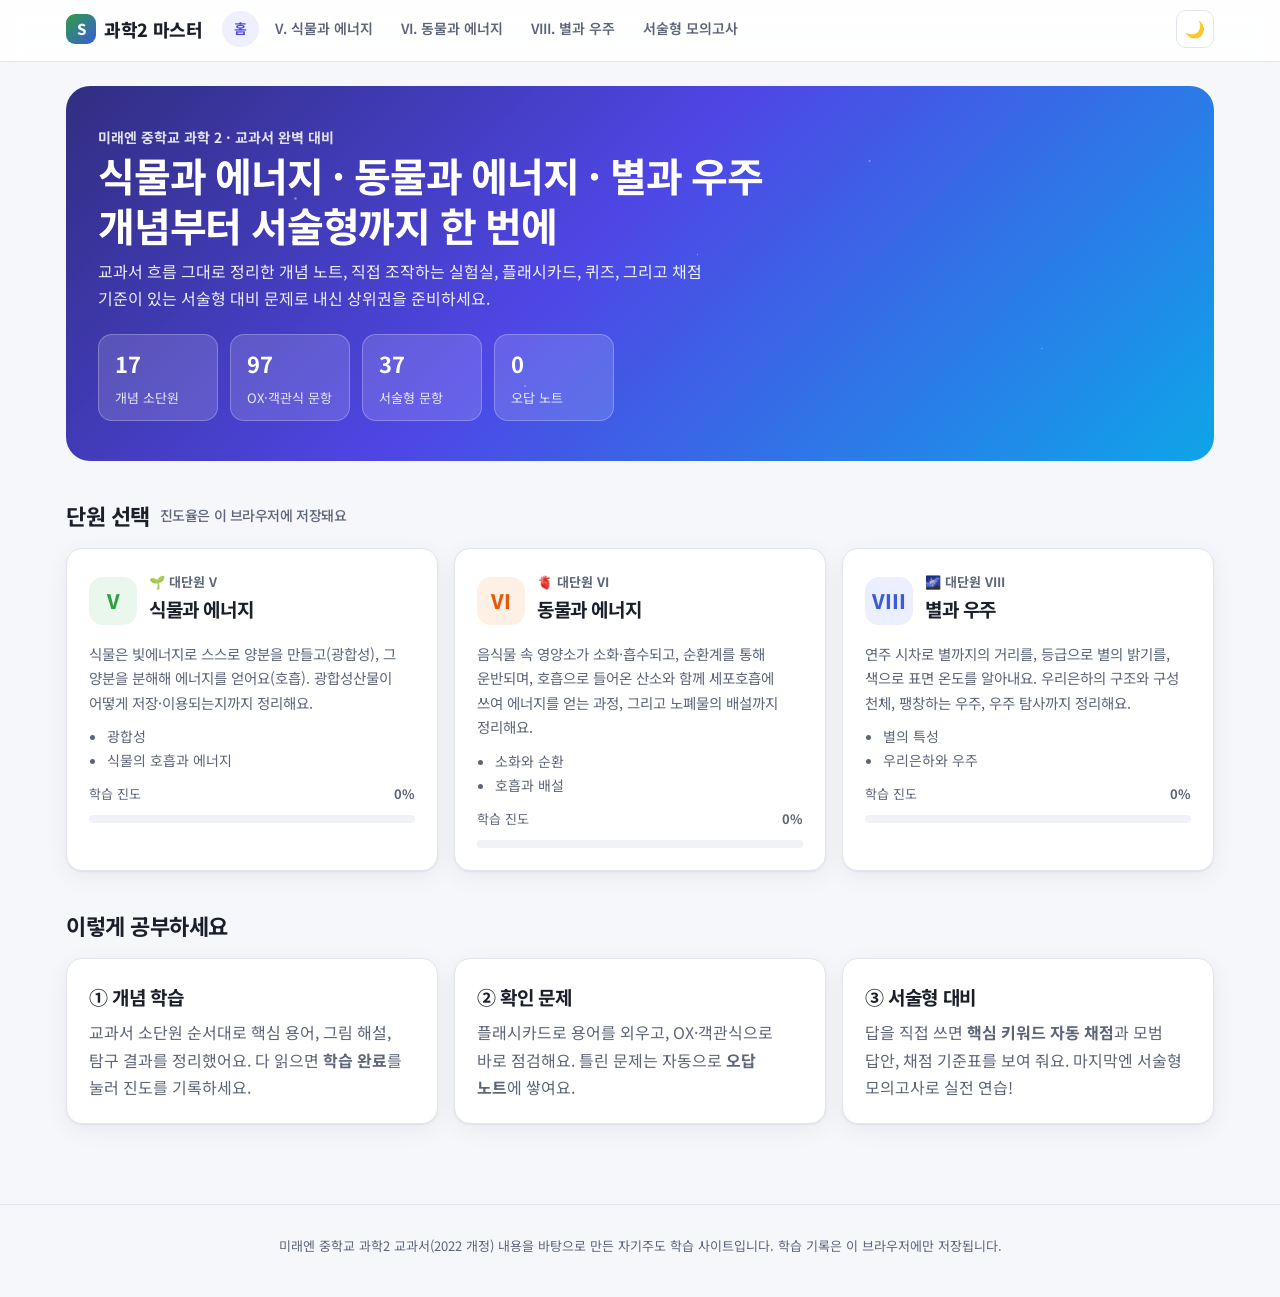
<file: index.html>
<!doctype html>
<html lang="ko">
<head>
<meta charset="utf-8">
<meta name="viewport" content="width=device-width, initial-scale=1">
<title>과학2 내신 마스터</title>
<link rel="preconnect" href="https://fonts.googleapis.com">
<link rel="stylesheet" href="https://fonts.googleapis.com/css2?family=Noto+Sans+KR:wght@400;500;700;900&display=swap">
<link rel="stylesheet" href="css/style.css">
</head>
<body data-page="home">
<header class="topbar">
  <div class="topbar-inner">
    <a class="logo" href="index.html#home"><span class="logo-mark">S</span>과학2 마스터</a>
    <nav class="nav" id="nav"></nav>
    <span class="spacer"></span>
    <button class="icon-btn" id="themeBtn" aria-label="다크 모드 전환">🌙</button>
  </div>
  <div class="progress-line"></div>
</header>
<main class="wrap" id="app"></main>
<footer class="footer">미래엔 중학교 과학2 교과서(2022 개정) 내용을 바탕으로 만든 자기주도 학습 사이트입니다. 학습 기록은 이 브라우저에만 저장됩니다.</footer>
<script src="js/unit5.js"></script>
<script src="js/unit6.js"></script>
<script src="js/unit8.js"></script>
<script src="js/app.js"></script>
</body>
</html>
</file>
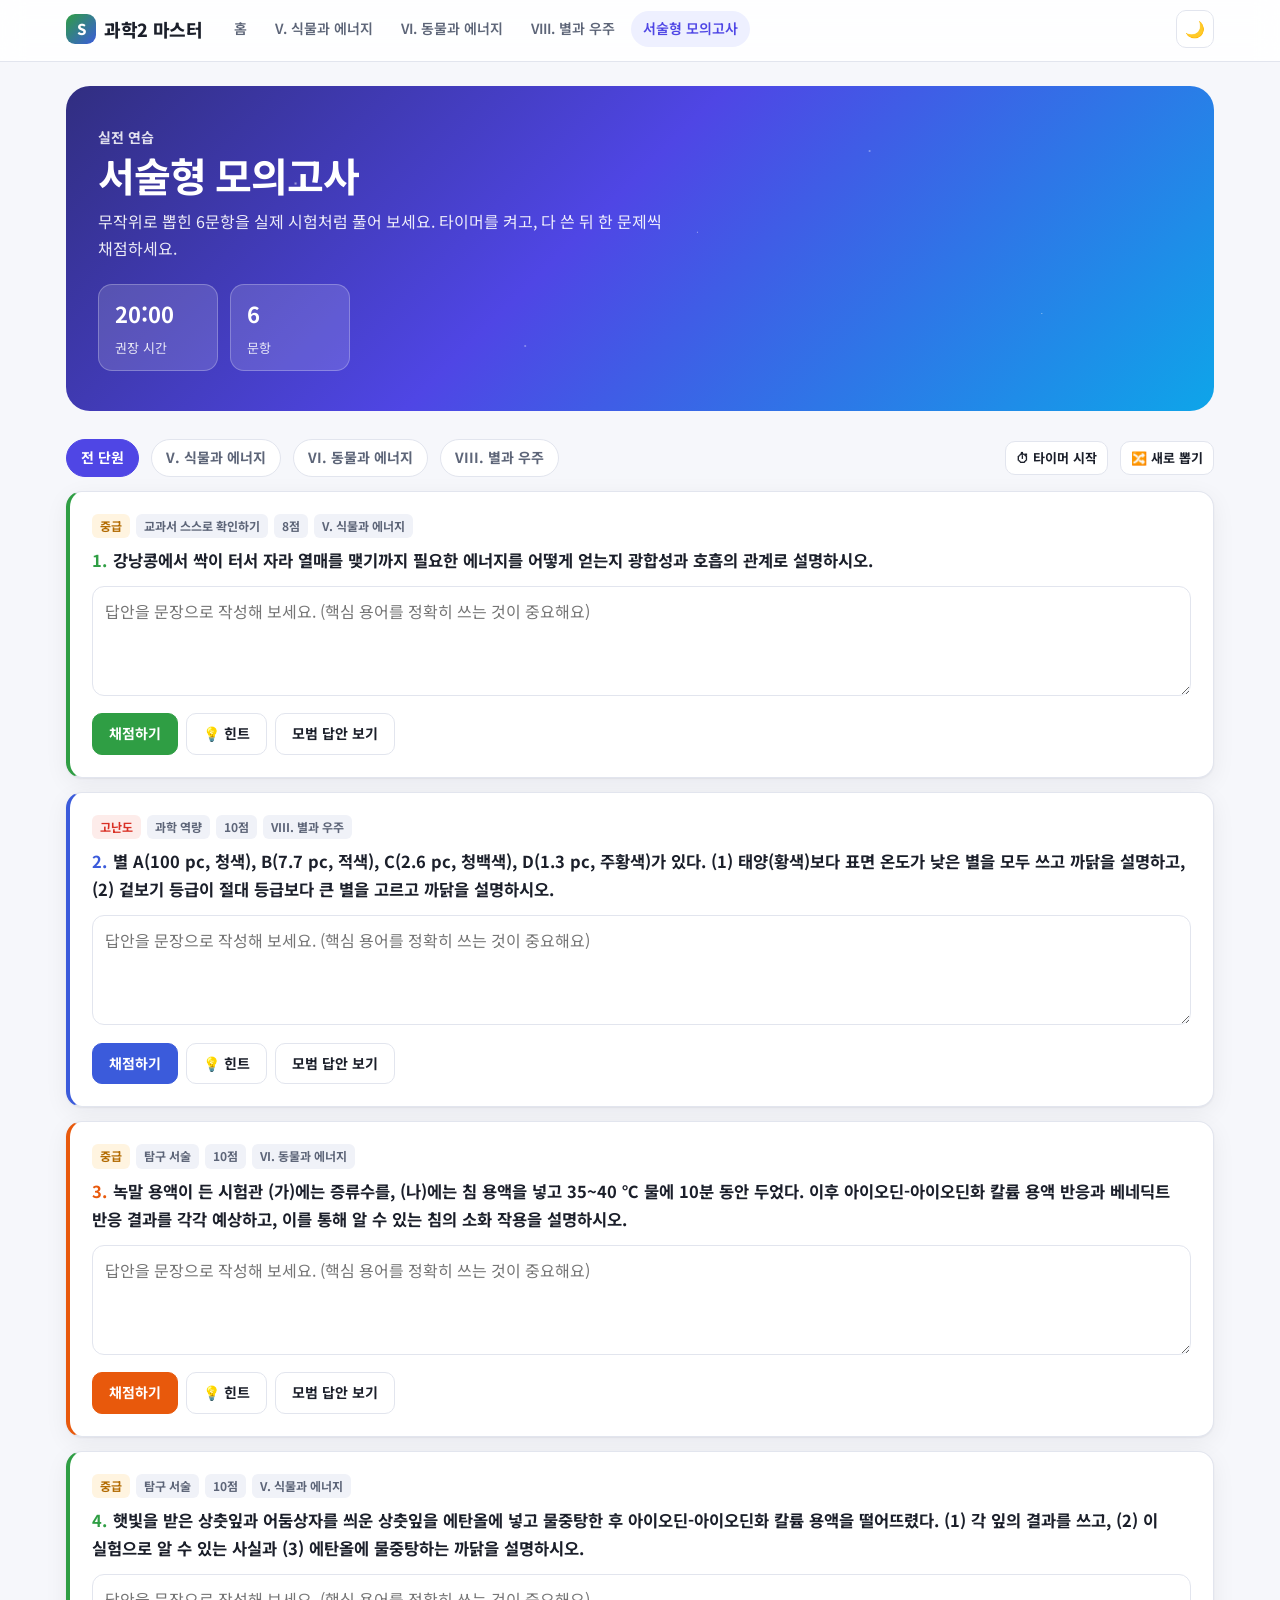
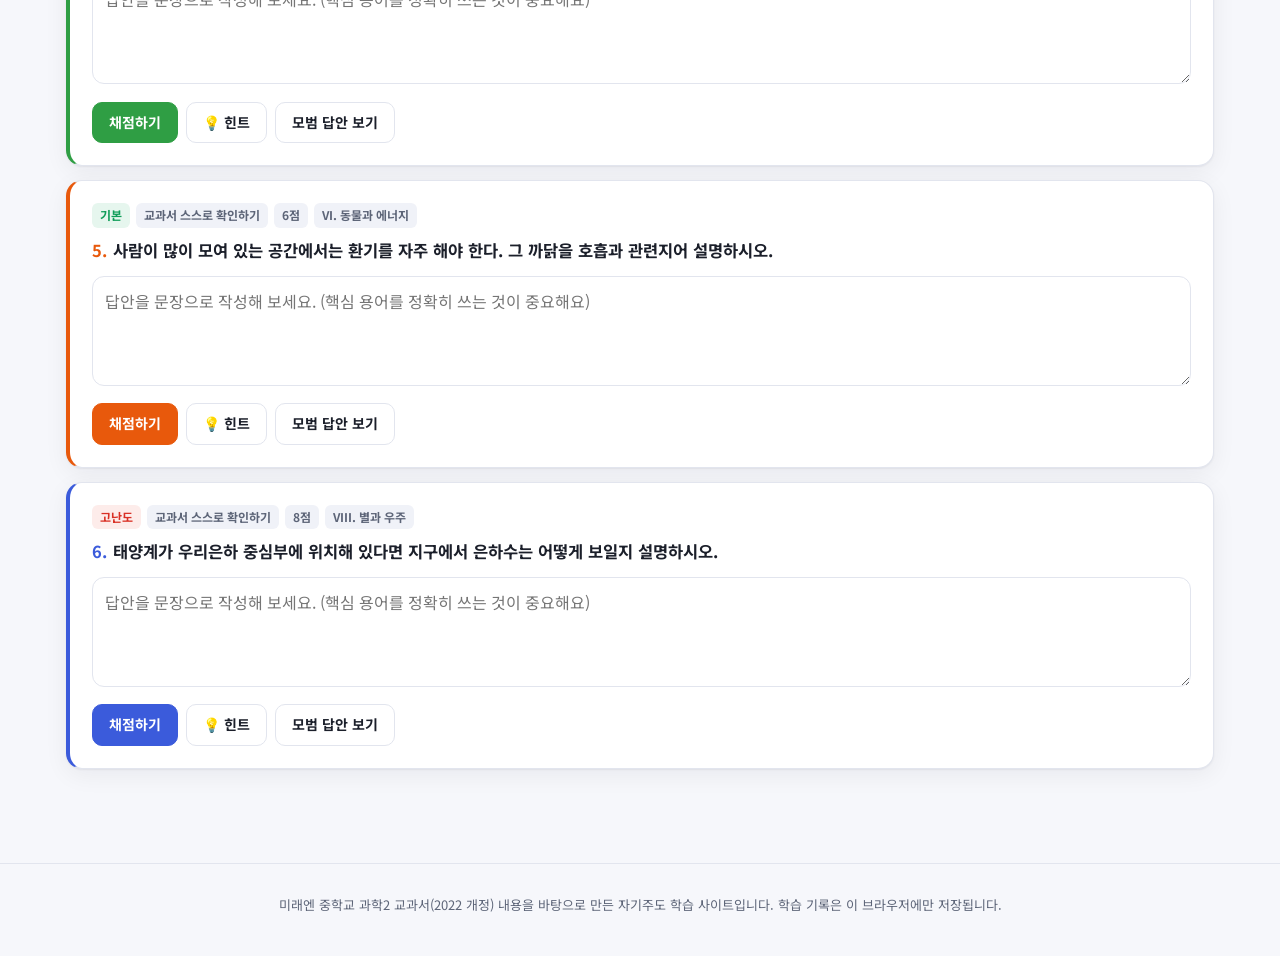
<file: exam.html>
<!doctype html>
<html lang="ko">
<head>
<meta charset="utf-8">
<meta name="viewport" content="width=device-width, initial-scale=1">
<title>과학2 내신 마스터</title>
<link rel="preconnect" href="https://fonts.googleapis.com">
<link rel="stylesheet" href="https://fonts.googleapis.com/css2?family=Noto+Sans+KR:wght@400;500;700;900&display=swap">
<link rel="stylesheet" href="css/style.css">
</head>
<body data-page="exam">
<header class="topbar">
  <div class="topbar-inner">
    <a class="logo" href="index.html#home"><span class="logo-mark">S</span>과학2 마스터</a>
    <nav class="nav" id="nav"></nav>
    <span class="spacer"></span>
    <button class="icon-btn" id="themeBtn" aria-label="다크 모드 전환">🌙</button>
  </div>
  <div class="progress-line"></div>
</header>
<main class="wrap" id="app"></main>
<footer class="footer">미래엔 중학교 과학2 교과서(2022 개정) 내용을 바탕으로 만든 자기주도 학습 사이트입니다. 학습 기록은 이 브라우저에만 저장됩니다.</footer>
<script src="js/unit5.js"></script>
<script src="js/unit6.js"></script>
<script src="js/unit8.js"></script>
<script src="js/app.js"></script>
</body>
</html>
</file>
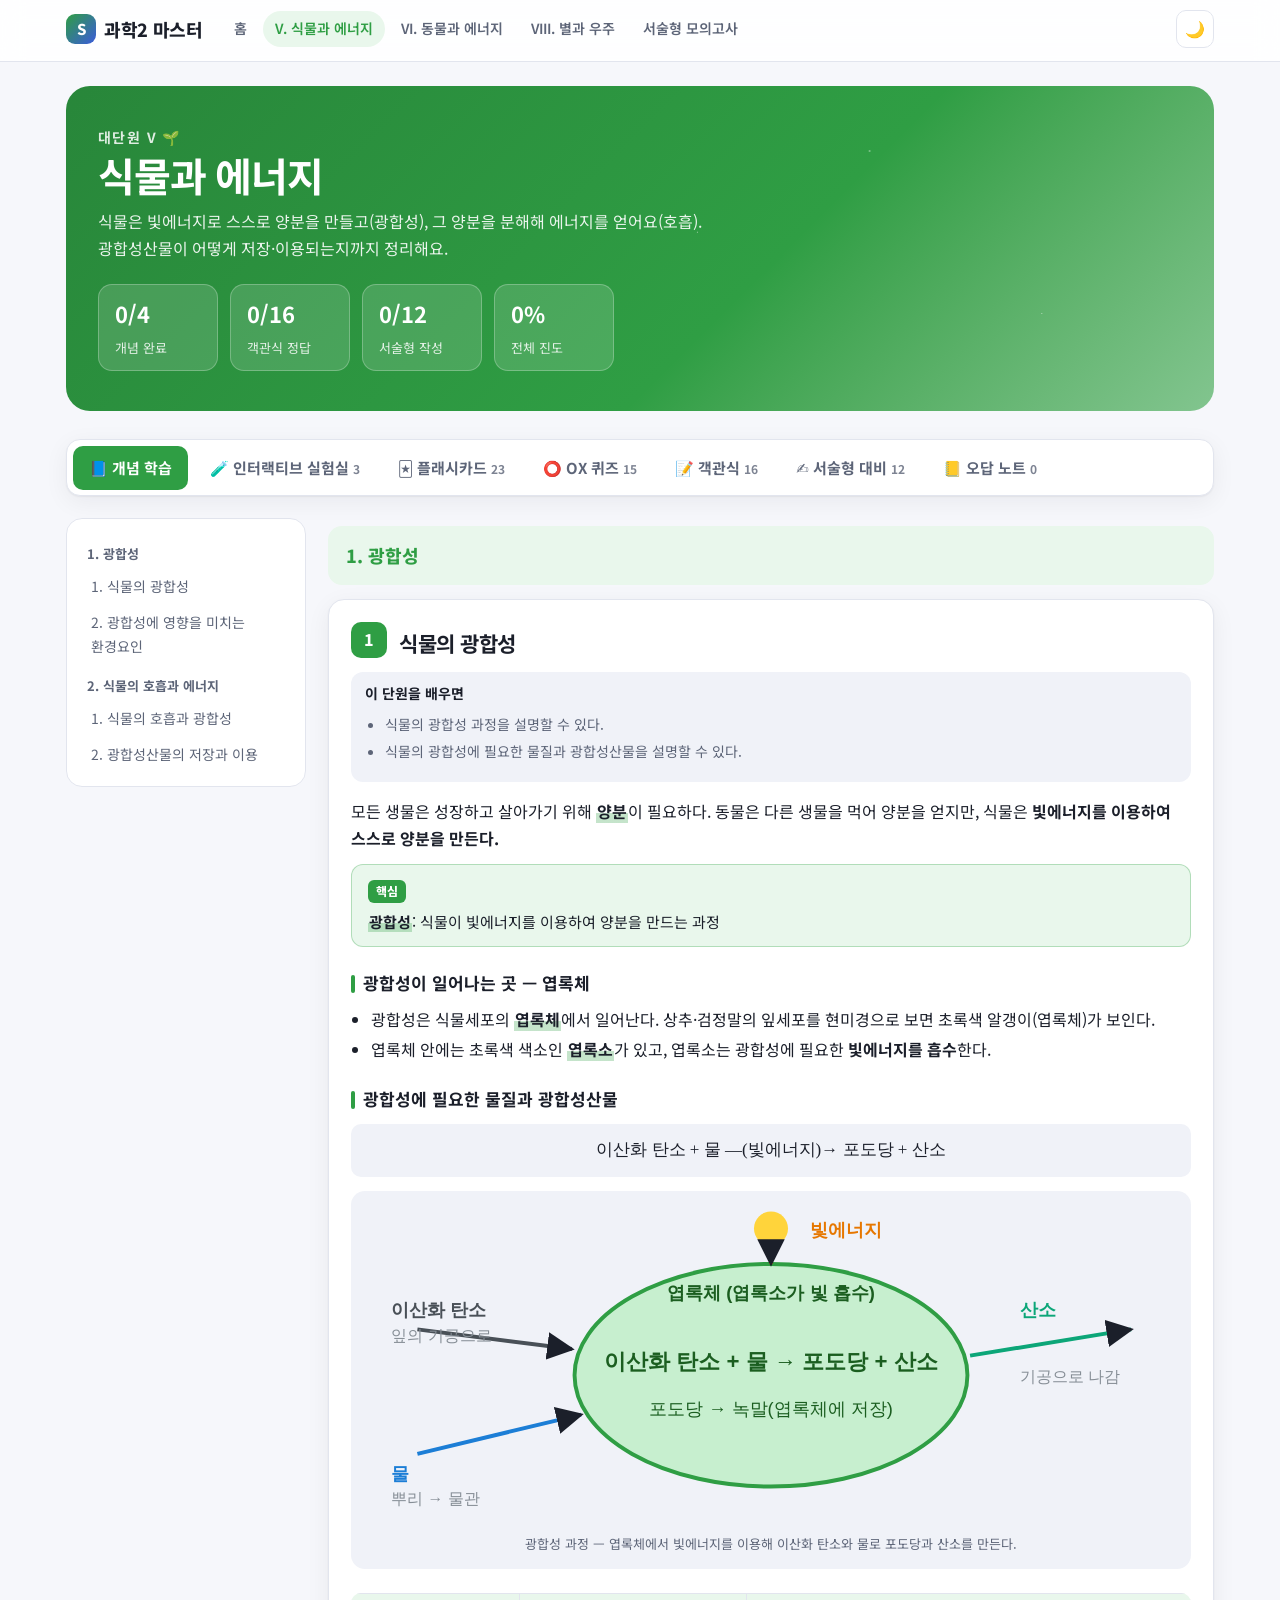
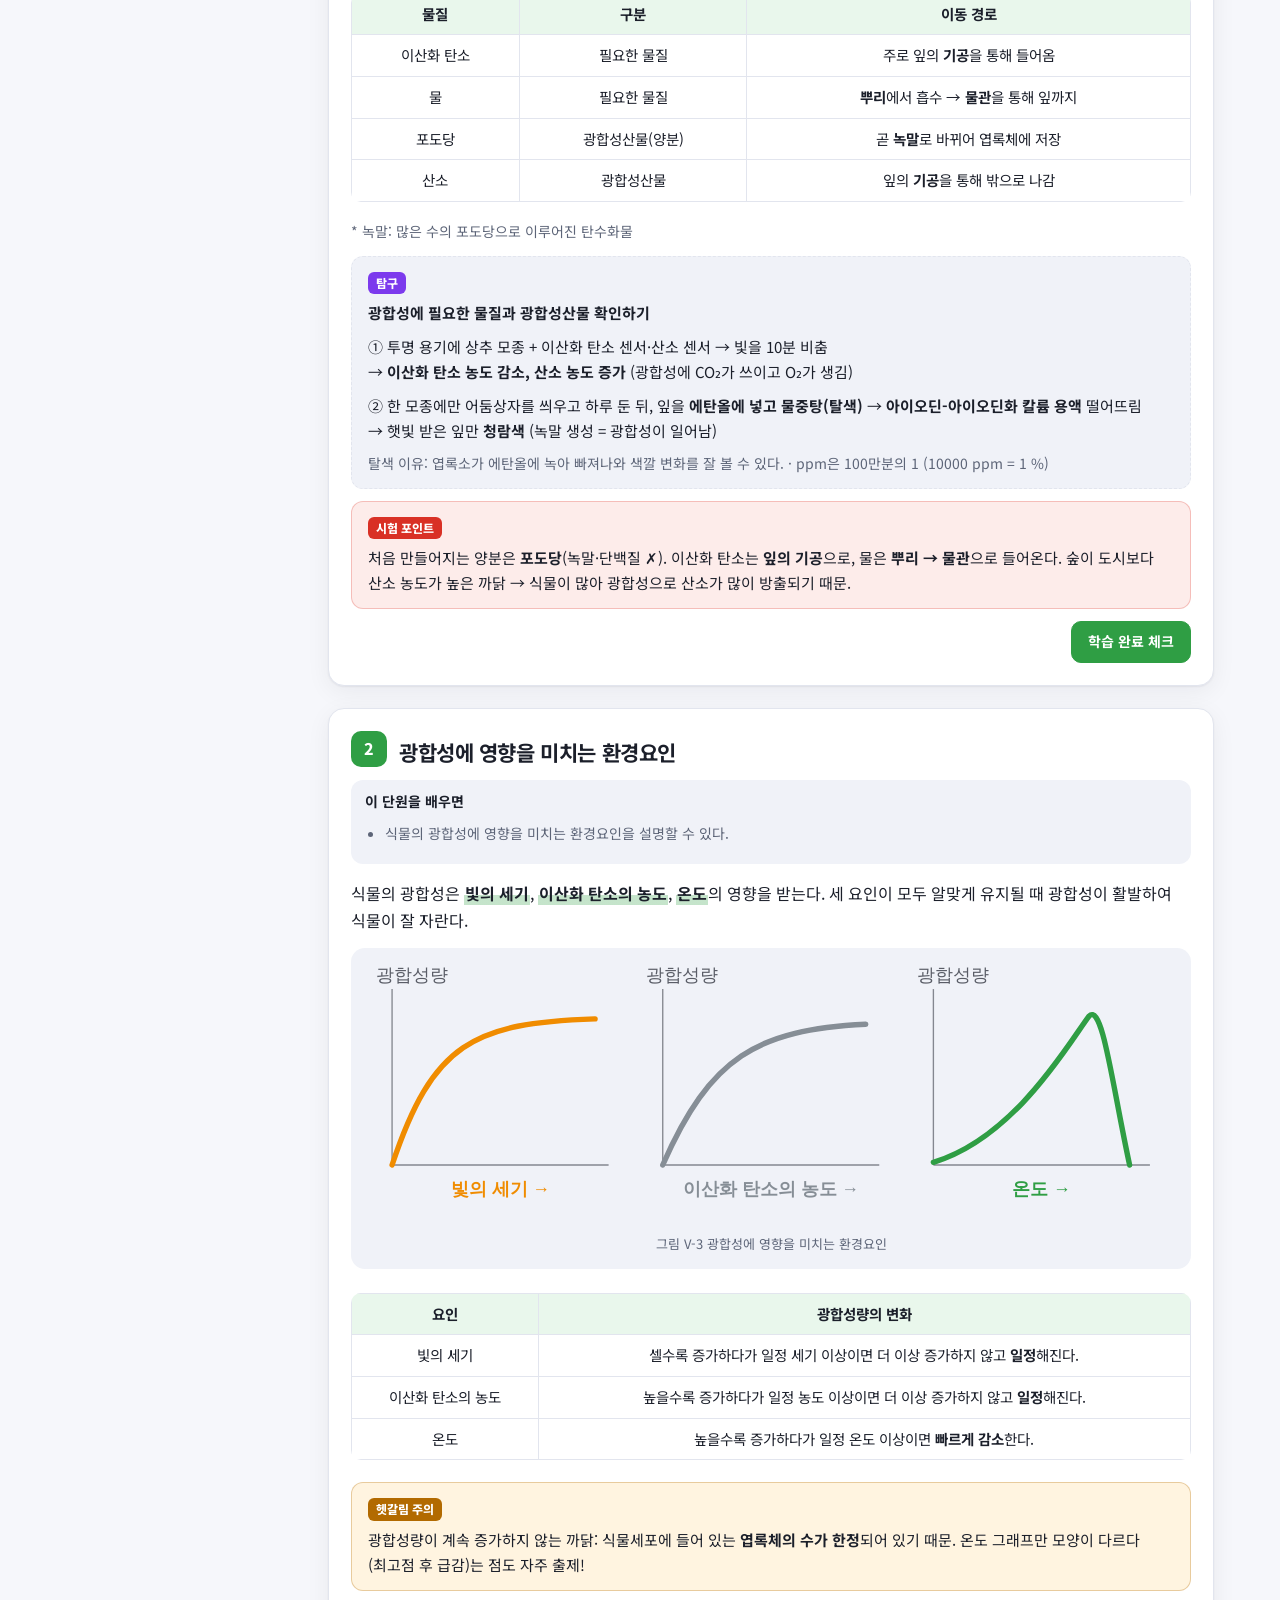
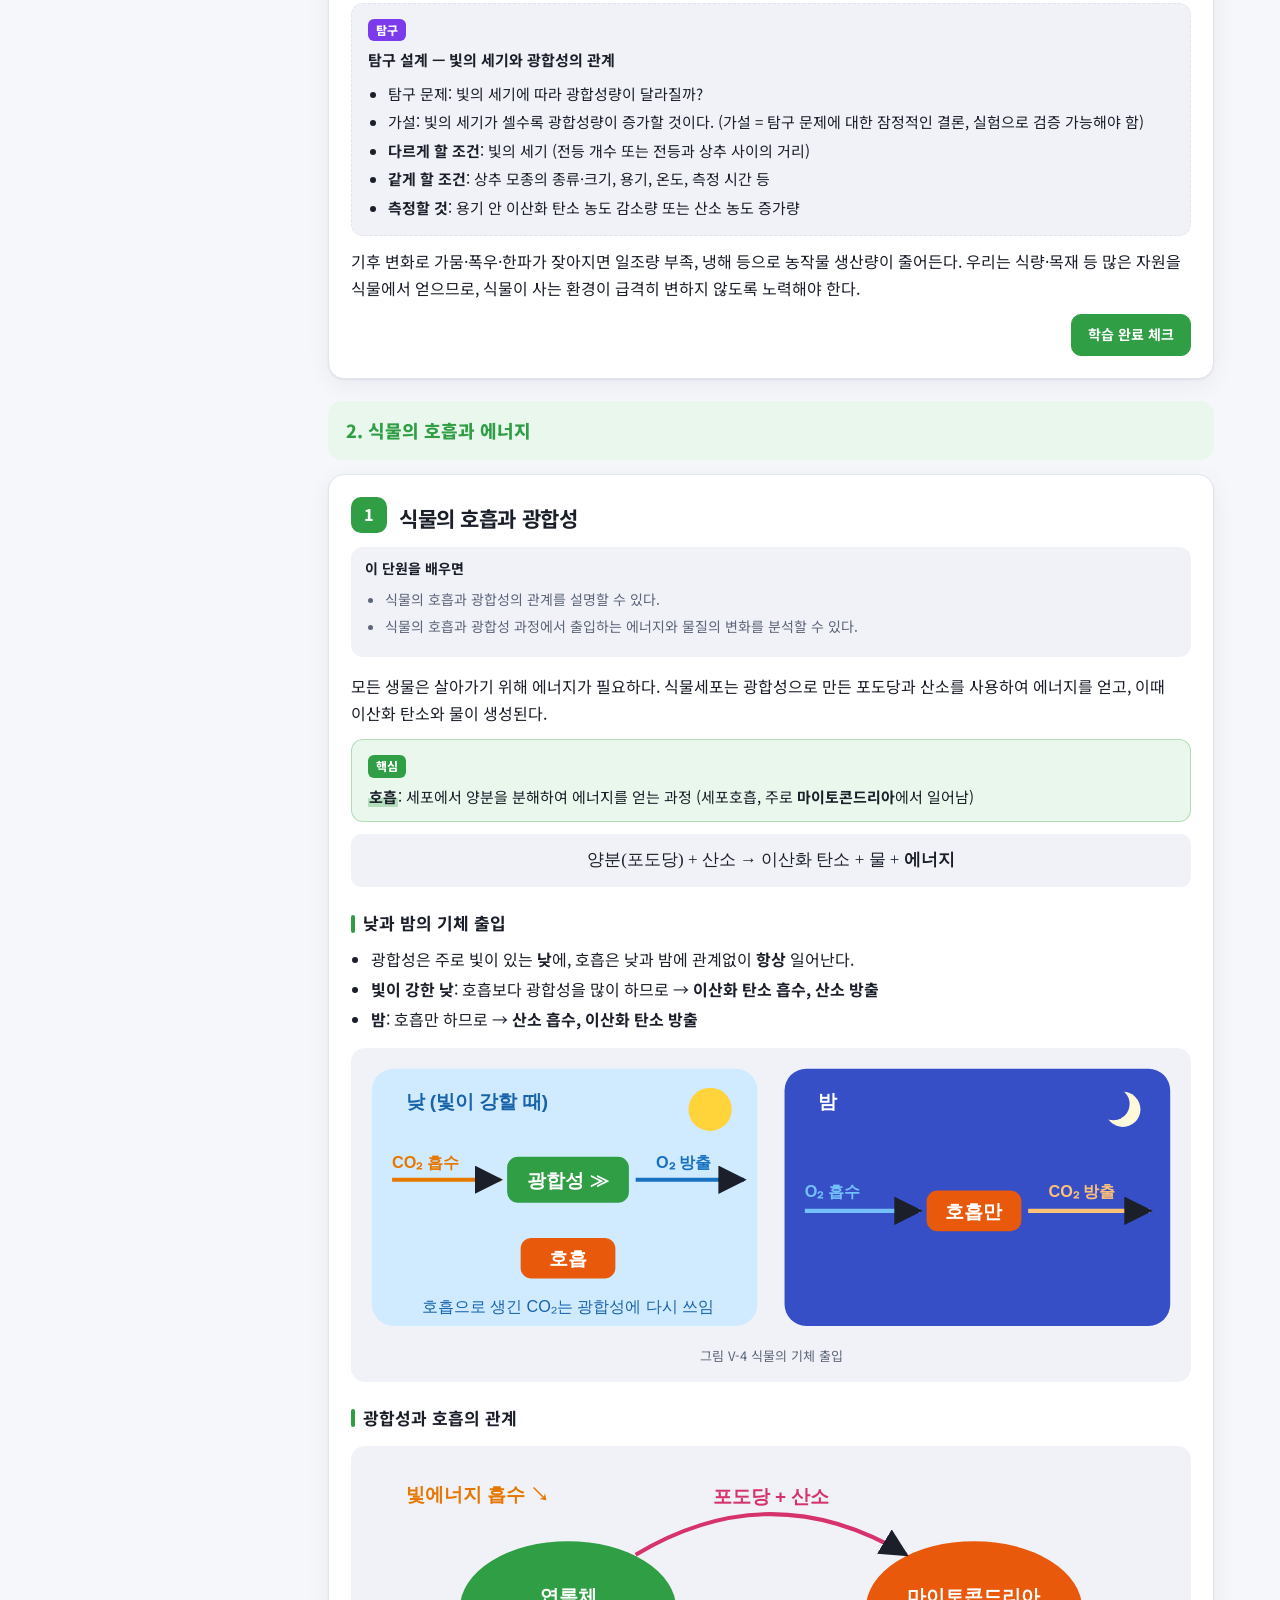
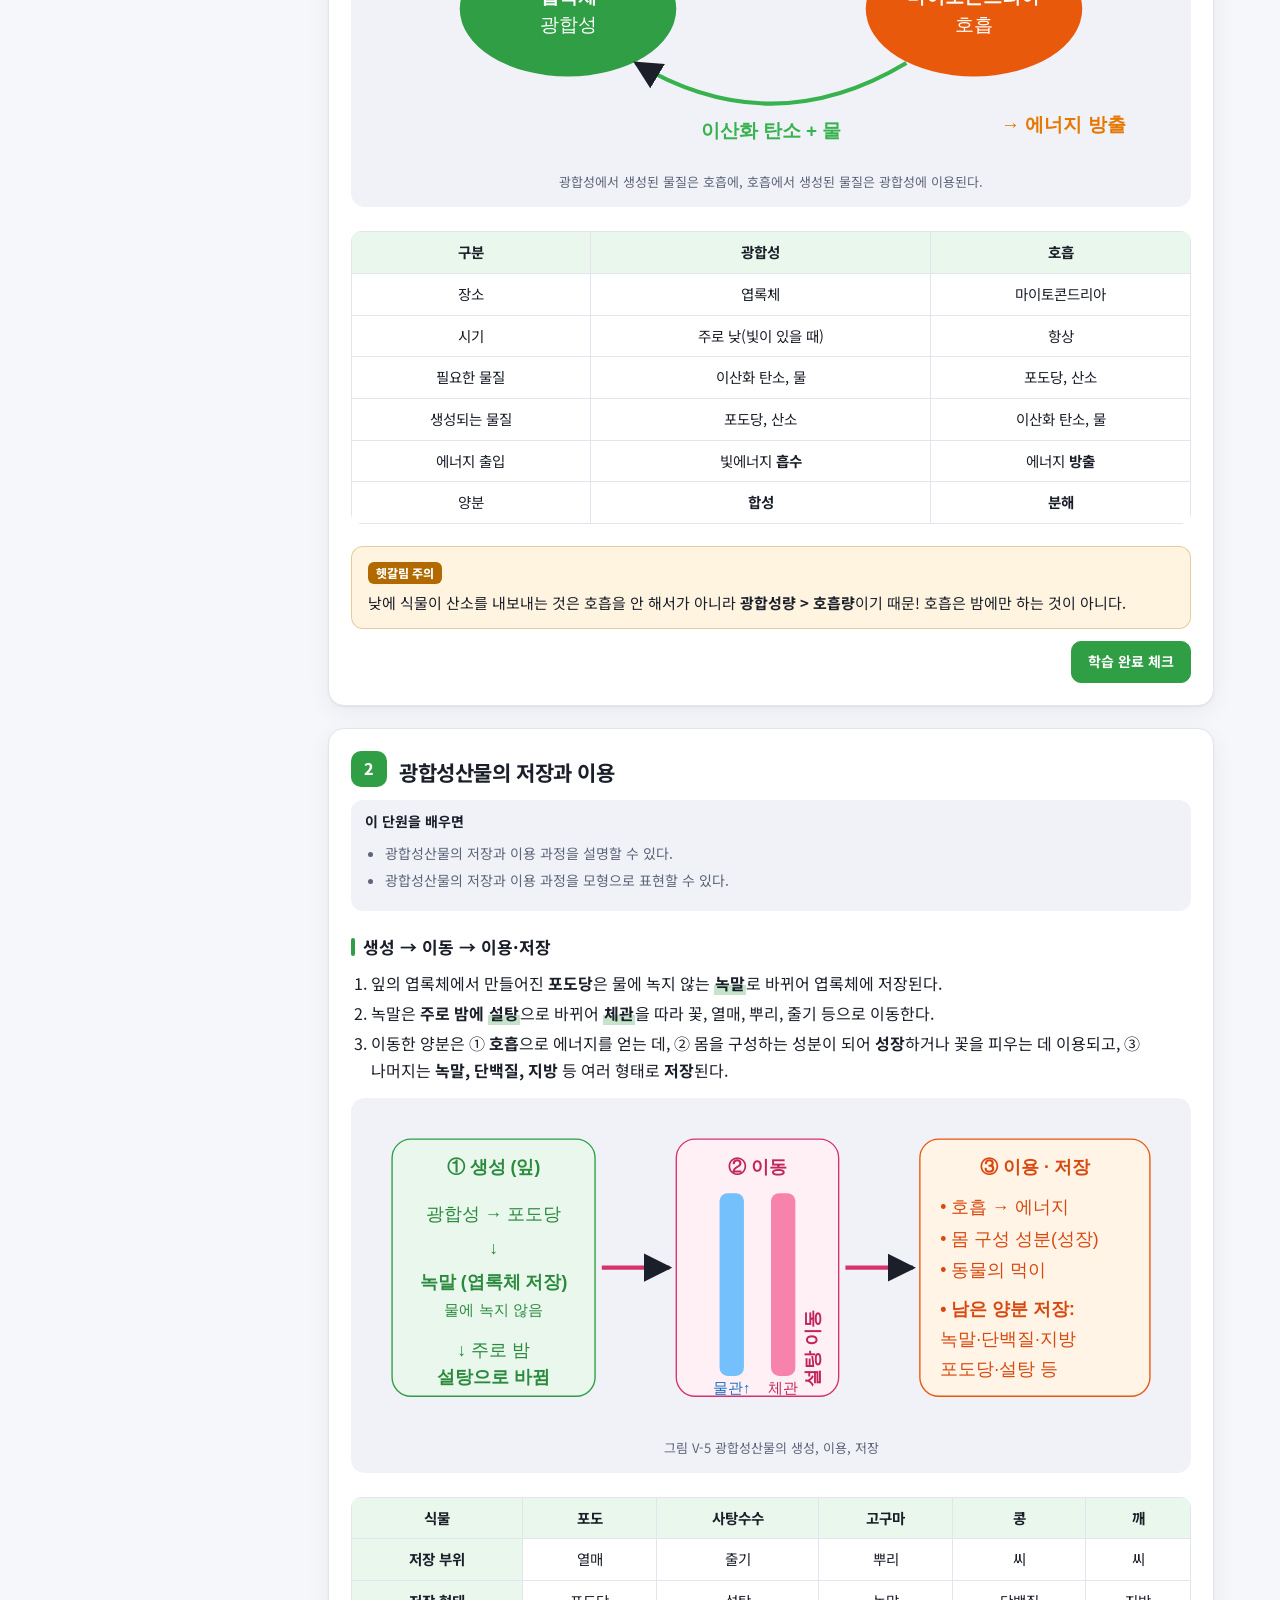
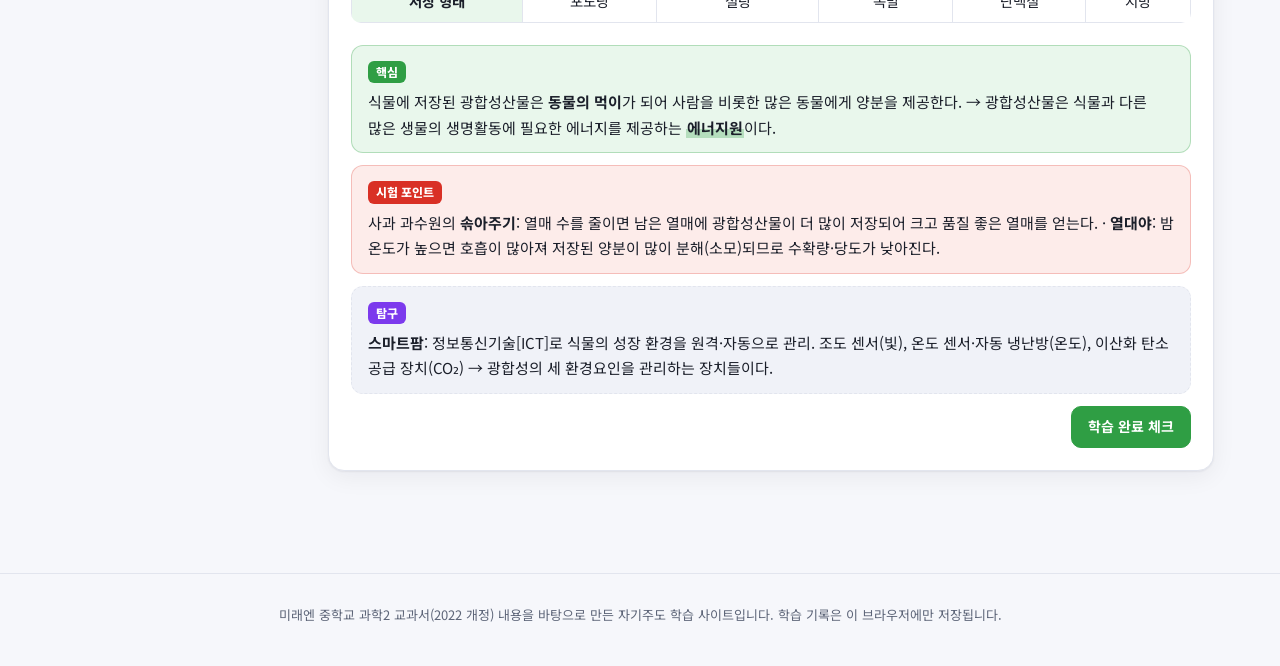
<file: unit.html>
<!doctype html>
<html lang="ko">
<head>
<meta charset="utf-8">
<meta name="viewport" content="width=device-width, initial-scale=1">
<title>과학2 내신 마스터</title>
<link rel="preconnect" href="https://fonts.googleapis.com">
<link rel="stylesheet" href="https://fonts.googleapis.com/css2?family=Noto+Sans+KR:wght@400;500;700;900&display=swap">
<link rel="stylesheet" href="css/style.css">
</head>
<body data-page="unit">
<header class="topbar">
  <div class="topbar-inner">
    <a class="logo" href="index.html#home"><span class="logo-mark">S</span>과학2 마스터</a>
    <nav class="nav" id="nav"></nav>
    <span class="spacer"></span>
    <button class="icon-btn" id="themeBtn" aria-label="다크 모드 전환">🌙</button>
  </div>
  <div class="progress-line"></div>
</header>
<main class="wrap" id="app"></main>
<footer class="footer">미래엔 중학교 과학2 교과서(2022 개정) 내용을 바탕으로 만든 자기주도 학습 사이트입니다. 학습 기록은 이 브라우저에만 저장됩니다.</footer>
<script src="js/unit5.js"></script>
<script src="js/unit6.js"></script>
<script src="js/unit8.js"></script>
<script src="js/app.js"></script>
</body>
</html>
</file>
<file: css/style.css>
:root {
  --bg: #f6f7fb;
  --surface: #ffffff;
  --surface-2: #f0f2f8;
  --text: #1b1f2a;
  --muted: #5d6578;
  --line: #e2e5ee;
  --brand: #4f46e5;
  --brand-soft: #eef0ff;
  --ok: #0f9d58;
  --ok-soft: #e6f6ee;
  --bad: #d93025;
  --bad-soft: #fdecea;
  --warn: #b26a00;
  --warn-soft: #fff4e0;
  --u5: #2f9e44;
  --u5-soft: #e9f7ec;
  --u6: #e8590c;
  --u6-soft: #fff0e6;
  --u8: #3b5bdb;
  --u8-soft: #ebefff;
  --accent: var(--brand);
  --accent-soft: var(--brand-soft);
  --radius: 16px;
  --shadow: 0 1px 2px rgba(20, 24, 40, .06), 0 6px 24px rgba(20, 24, 40, .06);
  --font: "Noto Sans KR", "Pretendard", system-ui, -apple-system, "Segoe UI", sans-serif;
}
@media (prefers-color-scheme: dark) {
  :root:not([data-theme="light"]) {
    --bg: #0f1218;
  --surface: #171b24;
  --surface-2: #1f2430;
  --text: #e8ebf2;
  --muted: #9aa3b5;
  --line: #2a3040;
  --brand: #8b85ff;
  --brand-soft: #24224a;
  --ok: #4ad68a;
  --ok-soft: #12301f;
  --bad: #ff7b72;
  --bad-soft: #3a1714;
  --warn: #ffb547;
  --warn-soft: #3a2a10;
  --u5: #5fd17a;
  --u5-soft: #15301c;
  --u6: #ff9b5c;
  --u6-soft: #3a2010;
  --u8: #7d97ff;
  --u8-soft: #1a2248;
  --shadow: 0 1px 2px rgba(0, 0, 0, .3), 0 6px 24px rgba(0, 0, 0, .25);
    color-scheme: dark;
  }
}
:root[data-theme="dark"] {
  --bg: #0f1218;
  --surface: #171b24;
  --surface-2: #1f2430;
  --text: #e8ebf2;
  --muted: #9aa3b5;
  --line: #2a3040;
  --brand: #8b85ff;
  --brand-soft: #24224a;
  --ok: #4ad68a;
  --ok-soft: #12301f;
  --bad: #ff7b72;
  --bad-soft: #3a1714;
  --warn: #ffb547;
  --warn-soft: #3a2a10;
  --u5: #5fd17a;
  --u5-soft: #15301c;
  --u6: #ff9b5c;
  --u6-soft: #3a2010;
  --u8: #7d97ff;
  --u8-soft: #1a2248;
  --shadow: 0 1px 2px rgba(0, 0, 0, .3), 0 6px 24px rgba(0, 0, 0, .25);
  color-scheme: dark;
}
* { box-sizing: border-box; }
html { scroll-behavior: smooth; }
body {
  margin: 0; background: var(--bg); color: var(--text);
  font-family: var(--font); line-height: 1.7; font-size: 16px;
  -webkit-font-smoothing: antialiased; word-break: keep-all;
}
a { color: inherit; }
button { font: inherit; color: inherit; cursor: pointer; }
input, textarea, select { font: inherit; color: inherit; }
.u5 { --accent: var(--u5); --accent-soft: var(--u5-soft); }
.u6 { --accent: var(--u6); --accent-soft: var(--u6-soft); }
.u8 { --accent: var(--u8); --accent-soft: var(--u8-soft); }

/* ---------- top bar ---------- */
.topbar {
  position: sticky; top: env(safe-area-inset-top, 0px); z-index: 50;
  background: color-mix(in srgb, var(--surface) 88%, transparent);
  backdrop-filter: blur(12px); border-bottom: 1px solid var(--line);
}
.topbar-inner { max-width: 1180px; margin: 0 auto; padding-block: 10px; padding-left: max(16px, env(safe-area-inset-left, 0px)); padding-right: max(16px, env(safe-area-inset-right, 0px)); display: flex; align-items: center; gap: 12px; }
.logo { display: flex; align-items: center; gap: 8px; font-weight: 800; text-decoration: none; font-size: 18px; letter-spacing: -.02em; }
.logo-mark { width: 30px; height: 30px; border-radius: 9px; background: linear-gradient(135deg, var(--u5), var(--u8)); display: grid; place-items: center; color: #fff; font-size: 15px; }
.nav { display: flex; gap: 4px; margin-left: 8px; overflow-x: auto; scrollbar-width: none; }
.nav a { text-decoration: none; padding: 6px 12px; border-radius: 999px; font-size: 14px; color: var(--muted); white-space: nowrap; font-weight: 600; }
.nav a:hover { background: var(--surface-2); color: var(--text); }
.nav a.active { background: var(--accent-soft); color: var(--accent); }
.spacer { flex: 1; }
.icon-btn { border: 1px solid var(--line); background: var(--surface); border-radius: 10px; width: 38px; height: 38px; display: grid; place-items: center; flex: none; }
.icon-btn:hover { background: var(--surface-2); }
.progress-line { height: 3px; background: var(--accent); width: 0; transition: width .2s; }

/* ---------- layout ---------- */
.wrap { max-width: 1180px; margin: 0 auto; padding-block: 24px 80px; padding-left: max(16px, env(safe-area-inset-left, 0px)); padding-right: max(16px, env(safe-area-inset-right, 0px)); }
body::before { content: ""; position: fixed; inset: 0 0 auto; height: env(safe-area-inset-top, 0px); z-index: 60; background: var(--surface); }
.lab-controls, .lab-svg, .concept-layout > div, .q-card { min-width: 0; }
.hero {
  border-radius: 24px; padding: 40px 32px; margin-bottom: 28px; color: #fff; position: relative; overflow: hidden;
  background: linear-gradient(135deg, #312e81 0%, #4f46e5 45%, #0ea5e9 100%);
}
.hero h1 { margin: 0 0 8px; font-size: clamp(26px, 4vw, 40px); letter-spacing: -.03em; line-height: 1.25; }
.hero p { margin: 0; opacity: .9; max-width: 640px; }
.hero .stars { position: absolute; inset: 0; pointer-events: none; opacity: .5;
  background-image: radial-gradient(2px 2px at 20% 30%, #fff, transparent), radial-gradient(1.5px 1.5px at 70% 20%, #fff, transparent), radial-gradient(1px 1px at 85% 70%, #fff, transparent), radial-gradient(1.5px 1.5px at 40% 80%, #fff, transparent), radial-gradient(1px 1px at 55% 45%, #fff, transparent); }
.hero-stats { display: flex; gap: 12px; margin-top: 22px; flex-wrap: wrap; }
.hero-stat { background: rgba(255,255,255,.14); border: 1px solid rgba(255,255,255,.25); border-radius: 14px; padding: 10px 16px; min-width: 120px; }
.hero-stat b { display: block; font-size: 22px; }
.hero-stat span { font-size: 13px; opacity: .85; }
.unit-hero { background: linear-gradient(135deg, color-mix(in srgb, var(--accent) 85%, #000) 0%, var(--accent) 60%, color-mix(in srgb, var(--accent) 60%, #fff) 100%); }
.unit-hero .roman { font-size: 14px; font-weight: 700; letter-spacing: .1em; opacity: .85; }

.grid { display: grid; gap: 16px; }
.grid-3 { grid-template-columns: repeat(auto-fit, minmax(280px, 1fr)); }
.grid-2 { grid-template-columns: repeat(auto-fit, minmax(320px, 1fr)); }
.card { background: var(--surface); border: 1px solid var(--line); border-radius: var(--radius); box-shadow: var(--shadow); padding: 22px; }
.card h3 { margin: 0 0 6px; font-size: 19px; letter-spacing: -.02em; }
.unit-card { text-decoration: none; display: flex; flex-direction: column; gap: 10px; position: relative; overflow: hidden; transition: transform .15s, box-shadow .15s; }
.unit-card:hover { transform: translateY(-3px); }
.unit-card .badge-roman { width: 48px; height: 48px; border-radius: 14px; background: var(--accent-soft); color: var(--accent); display: grid; place-items: center; font-weight: 800; font-size: 20px; }
.unit-card ul { margin: 0; padding-left: 18px; color: var(--muted); font-size: 14px; }
.meter { height: 8px; background: var(--surface-2); border-radius: 99px; overflow: hidden; }
.meter > i { display: block; height: 100%; background: var(--accent); border-radius: 99px; transition: width .4s; }
.meter-label { display: flex; justify-content: space-between; font-size: 13px; color: var(--muted); }
.section-title { display: flex; align-items: center; gap: 10px; margin: 36px 0 14px; font-size: 22px; letter-spacing: -.02em; }
.section-title small { font-size: 14px; color: var(--muted); font-weight: 500; }

/* ---------- tabs ---------- */
.tabs { display: flex; gap: 6px; padding: 6px; background: var(--surface); border: 1px solid var(--line); border-radius: 14px; margin: 0 0 22px; overflow-x: auto; position: sticky; top: 62px; z-index: 20; box-shadow: var(--shadow); scrollbar-width: none; }
.tab { border: 0; background: transparent; padding: 9px 16px; border-radius: 10px; font-weight: 700; font-size: 15px; color: var(--muted); white-space: nowrap; }
.tab:hover { background: var(--surface-2); }
.tab.active { background: var(--accent); color: #fff; }
.tab .count { font-size: 12px; opacity: .8; margin-left: 4px; }

/* ---------- concept ---------- */
.concept-layout { display: grid; grid-template-columns: 240px 1fr; gap: 22px; align-items: start; }
.toc { position: sticky; top: 130px; background: var(--surface); border: 1px solid var(--line); border-radius: var(--radius); padding: 14px; font-size: 14px; max-height: calc(100vh - 150px); overflow: auto; }
.toc h4 { margin: 10px 6px 4px; font-size: 13px; color: var(--muted); }
.toc a { display: block; text-decoration: none; padding: 6px 10px; border-radius: 8px; color: var(--muted); }
.toc a:hover { background: var(--surface-2); color: var(--text); }
.toc a.done::after { content: " ✓"; color: var(--ok); font-weight: 700; }
.chapter-head { margin: 8px 0 14px; padding: 14px 18px; border-radius: 14px; background: var(--accent-soft); color: var(--accent); font-weight: 800; font-size: 18px; }
.lesson { margin-bottom: 22px; scroll-margin-top: 140px; }
.lesson-head { display: flex; align-items: flex-start; gap: 12px; margin-bottom: 10px; }
.lesson-no { flex: none; width: 36px; height: 36px; border-radius: 10px; background: var(--accent); color: #fff; display: grid; place-items: center; font-weight: 800; }
.lesson-head h3 { margin: 4px 0 0; font-size: 21px; }
.goals { background: var(--surface-2); border-radius: 12px; padding: 10px 14px; font-size: 14px; color: var(--muted); margin: 8px 0 16px; }
.goals b { color: var(--text); }
.goals ul { margin: 4px 0 0; padding-left: 18px; }
.lesson h4 { font-size: 17px; margin: 22px 0 8px; display: flex; align-items: center; gap: 8px; }
.lesson h4::before { content: ""; width: 4px; height: 18px; background: var(--accent); border-radius: 4px; }
.lesson p { margin: 8px 0; }
.lesson ul, .lesson ol { padding-left: 20px; margin: 8px 0; }
.lesson li { margin: 3px 0; }
.kw { background: linear-gradient(transparent 58%, color-mix(in srgb, var(--accent) 28%, transparent) 58%); font-weight: 700; padding: 0 1px; }
.box { border-radius: 12px; padding: 12px 16px; margin: 12px 0; font-size: 15px; }
.box-key { background: var(--accent-soft); border: 1px solid color-mix(in srgb, var(--accent) 30%, transparent); }
.box-key::before { content: "핵심"; display: inline-block; font-size: 12px; font-weight: 800; color: #fff; background: var(--accent); padding: 1px 8px; border-radius: 6px; margin-bottom: 4px; }
.box-warn { background: var(--warn-soft); border: 1px solid color-mix(in srgb, var(--warn) 30%, transparent); }
.box-warn::before { content: "헷갈림 주의"; display: inline-block; font-size: 12px; font-weight: 800; color: #fff; background: var(--warn); padding: 1px 8px; border-radius: 6px; margin-bottom: 4px; }
.box-lab { background: var(--surface-2); border: 1px dashed var(--line); }
.box-lab::before { content: "탐구"; display: inline-block; font-size: 12px; font-weight: 800; color: #fff; background: #7c3aed; padding: 1px 8px; border-radius: 6px; margin-bottom: 4px; }
.box-exam { background: var(--bad-soft); border: 1px solid color-mix(in srgb, var(--bad) 25%, transparent); }
.box-exam::before { content: "시험 포인트"; display: inline-block; font-size: 12px; font-weight: 800; color: #fff; background: var(--bad); padding: 1px 8px; border-radius: 6px; margin-bottom: 4px; }
.box > *:first-child { margin-top: 2px; }
.box > *:last-child { margin-bottom: 0; }
.eq { font-family: "Cambria Math", "Times New Roman", serif; background: var(--surface-2); border-radius: 10px; padding: 12px 16px; text-align: center; font-size: 17px; margin: 10px 0; overflow-x: auto; }
table.t { width: 100%; border-collapse: collapse; margin: 10px 0; font-size: 14.5px; background: var(--surface); border-radius: 10px; overflow: hidden; }
table.t th, table.t td { border: 1px solid var(--line); padding: 8px 10px; text-align: center; vertical-align: middle; }
table.t th { background: var(--accent-soft); color: var(--text); font-weight: 700; }
.table-wrap { overflow-x: auto; }
figure.dia { margin: 14px 0; background: var(--surface-2); border-radius: 14px; padding: 14px; text-align: center; }
figure.dia svg { max-width: 100%; height: auto; }
figure.dia figcaption { font-size: 13px; color: var(--muted); margin-top: 6px; }
.lesson-foot { display: flex; justify-content: flex-end; margin-top: 12px; }
.btn { border: 1px solid var(--line); background: var(--surface); border-radius: 10px; padding: 8px 16px; font-weight: 700; font-size: 14px; display: inline-flex; align-items: center; gap: 6px; text-decoration: none; }
.btn:hover { background: var(--surface-2); }
.btn-primary { background: var(--accent); border-color: var(--accent); color: #fff; }
.btn-primary:hover { background: color-mix(in srgb, var(--accent) 88%, #000); }
.btn-ok { background: var(--ok-soft); border-color: transparent; color: var(--ok); }
.btn-sm { padding: 5px 10px; font-size: 13px; }

/* ---------- flashcards ---------- */
.fc-stage { display: flex; flex-direction: column; align-items: center; gap: 16px; }
.fc { width: min(560px, 100%); height: 300px; perspective: 1200px; cursor: pointer; }
.fc-inner { position: relative; width: 100%; height: 100%; transition: transform .5s; transform-style: preserve-3d; }
.fc.flipped .fc-inner { transform: rotateY(180deg); }
.fc-face { position: absolute; inset: 0; backface-visibility: hidden; border-radius: 20px; display: flex; flex-direction: column; align-items: center; justify-content: center; padding: 28px; text-align: center; box-shadow: var(--shadow); border: 1px solid var(--line); }
.fc-front { background: var(--surface); font-size: 22px; font-weight: 800; }
.fc-back { background: var(--accent-soft); transform: rotateY(180deg); font-size: 17px; }
.fc-face small { position: absolute; top: 14px; left: 18px; font-size: 12px; color: var(--muted); font-weight: 600; }
.fc-controls { display: flex; gap: 8px; flex-wrap: wrap; justify-content: center; }

/* ---------- quiz ---------- */
.quiz-top { display: flex; align-items: center; gap: 12px; flex-wrap: wrap; margin-bottom: 14px; }
.chip { border: 1px solid var(--line); background: var(--surface); padding: 6px 14px; border-radius: 999px; font-size: 14px; font-weight: 700; color: var(--muted); }
.chip.active { background: var(--accent); color: #fff; border-color: var(--accent); }
.q-card { margin-bottom: 14px; }
.q-meta { display: flex; gap: 6px; align-items: center; margin-bottom: 8px; flex-wrap: wrap; }
.tag { font-size: 12px; font-weight: 700; padding: 2px 8px; border-radius: 6px; background: var(--surface-2); color: var(--muted); }
.tag.lv1 { background: var(--ok-soft); color: var(--ok); }
.tag.lv2 { background: var(--warn-soft); color: var(--warn); }
.tag.lv3 { background: var(--bad-soft); color: var(--bad); }
.q-text { font-weight: 700; font-size: 16.5px; margin-bottom: 12px; }
.q-text .qn { color: var(--accent); margin-right: 6px; }
.choices { display: grid; gap: 8px; }
.choice { text-align: left; border: 1.5px solid var(--line); background: var(--surface); border-radius: 12px; padding: 10px 14px; display: flex; gap: 10px; align-items: flex-start; transition: border-color .15s, background .15s; }
.choice:hover:not([disabled]) { border-color: var(--accent); }
.choice .n { flex: none; width: 24px; height: 24px; border-radius: 50%; border: 1.5px solid var(--line); display: grid; place-items: center; font-size: 13px; font-weight: 700; }
.choice.correct { border-color: var(--ok); background: var(--ok-soft); }
.choice.correct .n { background: var(--ok); color: #fff; border-color: var(--ok); }
.choice.wrong { border-color: var(--bad); background: var(--bad-soft); }
.choice.wrong .n { background: var(--bad); color: #fff; border-color: var(--bad); }
.choice[disabled] { cursor: default; }
.ox-row { display: flex; gap: 10px; }
.ox-btn { flex: 1; max-width: 140px; border: 1.5px solid var(--line); background: var(--surface); border-radius: 14px; padding: 10px; font-size: 26px; font-weight: 800; }
.ox-btn:hover:not([disabled]) { border-color: var(--accent); }
.ox-btn.correct { border-color: var(--ok); background: var(--ok-soft); color: var(--ok); }
.ox-btn.wrong { border-color: var(--bad); background: var(--bad-soft); color: var(--bad); }
.explain { margin-top: 12px; padding: 12px 14px; border-radius: 12px; background: var(--surface-2); font-size: 15px; display: none; }
.explain.show { display: block; animation: fade .25s; }
.explain b.res-ok { color: var(--ok); }
.explain b.res-bad { color: var(--bad); }
.score-panel { text-align: center; padding: 28px; }
.score-big { font-size: 56px; font-weight: 900; color: var(--accent); line-height: 1; }
@keyframes fade { from { opacity: 0; transform: translateY(4px); } to { opacity: 1; transform: none; } }

/* ---------- essay ---------- */
.essay-q { border-left: 4px solid var(--accent); }
.essay-cond { font-size: 14px; color: var(--muted); background: var(--surface-2); padding: 8px 12px; border-radius: 10px; margin: 6px 0 12px; }
.essay-cond b { color: var(--text); }
textarea.answer { width: 100%; min-height: 110px; border: 1.5px solid var(--line); border-radius: 12px; padding: 12px; background: var(--surface); resize: vertical; line-height: 1.6; }
textarea.answer:focus { outline: none; border-color: var(--accent); }
.essay-actions { display: flex; gap: 8px; margin-top: 10px; flex-wrap: wrap; }
.essay-result { margin-top: 14px; display: none; }
.essay-result.show { display: block; animation: fade .25s; }
.kw-list { display: flex; flex-wrap: wrap; gap: 6px; margin: 8px 0; }
.kw-pill { font-size: 13px; padding: 3px 10px; border-radius: 999px; font-weight: 700; }
.kw-pill.hit { background: var(--ok-soft); color: var(--ok); }
.kw-pill.miss { background: var(--bad-soft); color: var(--bad); }
.model { background: var(--accent-soft); border-radius: 12px; padding: 12px 14px; margin: 10px 0; }
.model::before { content: "모범 답안"; display: block; font-size: 12px; font-weight: 800; color: var(--accent); margin-bottom: 4px; }
.rubric { width: 100%; border-collapse: collapse; font-size: 14px; margin-top: 8px; }
.rubric td { border: 1px solid var(--line); padding: 6px 10px; }
.rubric td:first-child { width: 70px; text-align: center; font-weight: 800; color: var(--accent); }
.self-check { display: flex; gap: 6px; margin-top: 10px; flex-wrap: wrap; align-items: center; font-size: 14px; color: var(--muted); }
.hint { font-size: 14px; color: var(--warn); margin-top: 8px; display: none; }
.hint.show { display: block; }

/* ---------- interactive lab ---------- */
.lab { display: grid; grid-template-columns: 1fr 1fr; gap: 18px; align-items: center; }
.lab-controls label { display: block; font-weight: 700; font-size: 14px; margin: 12px 0 4px; }
.lab-controls input[type=range] { width: 100%; accent-color: var(--accent); }
.lab-out { font-size: 15px; background: var(--surface-2); border-radius: 12px; padding: 12px 14px; margin-top: 12px; }
.lab-out b { color: var(--accent); font-size: 18px; }
.lab-svg { background: var(--surface-2); border-radius: 14px; padding: 8px; }
.lab-svg svg { width: 100%; height: auto; display: block; }
.seg { display: inline-flex; background: var(--surface-2); border-radius: 10px; padding: 3px; gap: 3px; flex-wrap: wrap; }
.seg button { border: 0; background: transparent; padding: 6px 12px; border-radius: 8px; font-weight: 700; font-size: 14px; color: var(--muted); }
.seg button.active { background: var(--surface); color: var(--accent); box-shadow: var(--shadow); }

/* ---------- wrong note ---------- */
.empty { text-align: center; color: var(--muted); padding: 40px 10px; }
.wn-item { display: flex; gap: 10px; align-items: flex-start; }
.wn-item .grow { flex: 1; }

.footer { text-align: center; color: var(--muted); font-size: 13px; padding: 30px 16px 40px; border-top: 1px solid var(--line); }
.toast { position: fixed; bottom: 22px; left: 50%; transform: translateX(-50%) translateY(20px); background: var(--text); color: var(--bg); padding: 10px 18px; border-radius: 12px; font-weight: 700; font-size: 14px; opacity: 0; transition: .25s; z-index: 100; pointer-events: none; }
.toast.show { opacity: 1; transform: translateX(-50%); }

@media (max-width: 860px) {
  .concept-layout { grid-template-columns: 1fr; }
  .toc { display: none; }
  .lab { grid-template-columns: 1fr; }
  .hero { padding: 28px 20px; }
  .tabs { top: 58px; }
}
@media print {
  .topbar, .tabs, .toc, .essay-actions, .lesson-foot, .footer, .fc-controls { display: none !important; }
  .card { box-shadow: none; break-inside: avoid; }
  .essay-result, .explain { display: block !important; }
}
</file>
